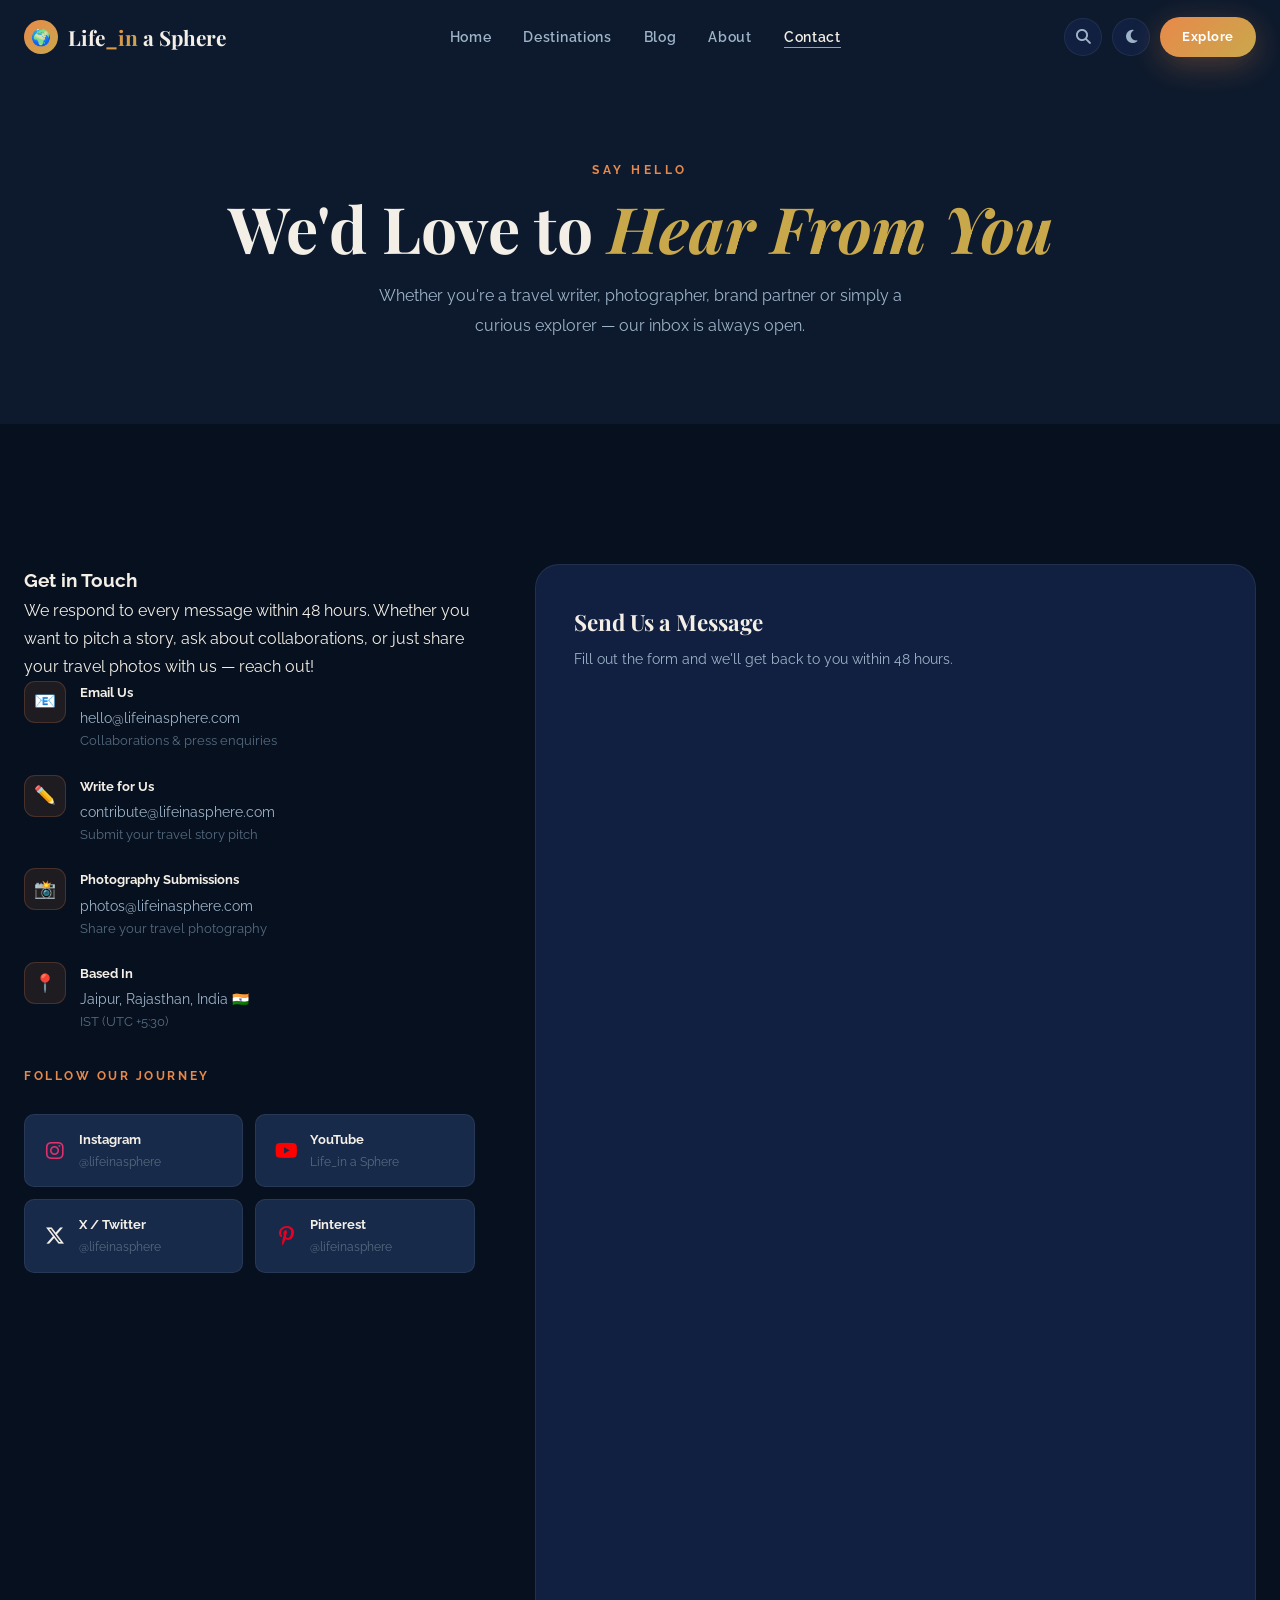
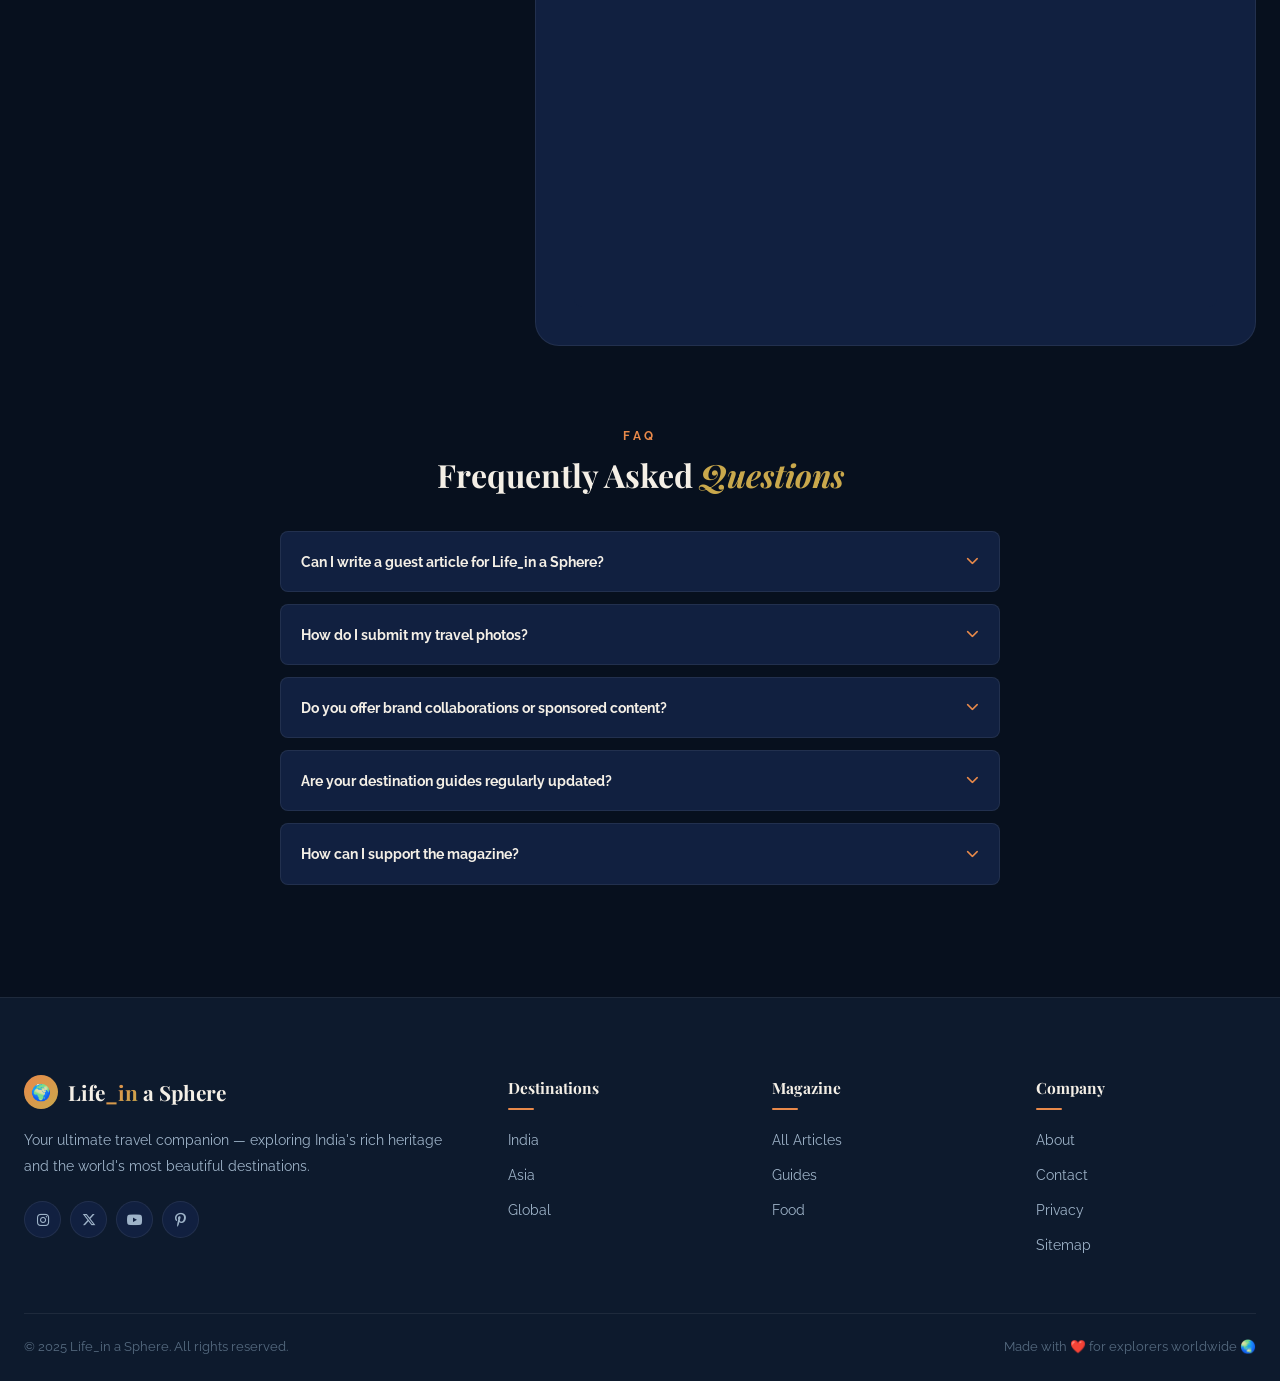
<file: contact.html>
<!DOCTYPE html>
<html lang="en">
<head>
  <meta charset="UTF-8" />
  <meta name="viewport" content="width=device-width, initial-scale=1.0" />
  <title>Contact Us — Life_in a Sphere</title>
  <meta name="description" content="Get in touch with the Life_in a Sphere team for collaboration, travel pitches, advertising or general enquiries." />
  <link rel="stylesheet" href="styles.css" />
  <link rel="stylesheet" href="https://cdnjs.cloudflare.com/ajax/libs/font-awesome/6.5.0/css/all.min.css" />
  <style>
    .contact-pg { padding:80px 0 100px; }
    .success-msg {
      display:none; padding:16px 22px;
      background:rgba(74,180,100,0.12); border:1.5px solid rgba(74,180,100,0.3);
      border-radius:var(--radius-sm); color:#4ab464; font-size:0.88rem;
      margin-bottom:20px;
    }
    .success-msg.show { display:block; }
    /* Social Links Section */
    .soc-grid { display:grid; grid-template-columns:repeat(2,1fr); gap:12px; margin-top:28px; }
    .soc-card {
      display:flex; align-items:center; gap:12px;
      padding:14px 18px; background:var(--bg-hover); border-radius:10px;
      border:1px solid var(--border); cursor:pointer; transition:var(--transition);
    }
    .soc-card:hover { border-color:var(--amber); transform:translateY(-2px); }
    .soc-card i { font-size:1.25rem; width:24px; text-align:center; }
    .soc-card .sc-name { font-size:0.82rem; font-weight:700; color:var(--text-primary); }
    .soc-card .sc-handle { font-size:0.73rem; color:var(--text-muted); }
    /* FAQ */
    .faq-item {
      background:var(--bg-card); border:1px solid var(--border); border-radius:var(--radius-sm);
      overflow:hidden; margin-bottom:12px;
    }
    .faq-q {
      padding:17px 20px; cursor:pointer; display:flex; align-items:center;
      justify-content:space-between; font-weight:700; font-size:0.9rem;
      color:var(--text-primary); user-select:none; transition:color 0.3s;
    }
    .faq-q:hover { color:var(--amber); }
    .faq-q i { transition:transform 0.3s ease; font-size:0.8rem; color:var(--amber); }
    .faq-item.open .faq-q i { transform:rotate(180deg); }
    .faq-a {
      max-height:0; overflow:hidden; transition:max-height 0.4s ease, padding 0.3s;
      padding:0 20px; font-size:0.86rem; color:var(--text-secondary); line-height:1.78;
    }
    .faq-item.open .faq-a { max-height:200px; padding:0 20px 18px; }
    /* Google Form Embed Styles */
    .google-form-container { border-radius:var(--radius-sm); overflow:hidden; background:var(--bg-card); }
    .google-form-container iframe { border:none; }
  </style>
</head>
<body>

<!-- NAVBAR -->
<nav class="navbar" id="navbar">
  <div class="nav-inner">
    <a href="index.html" class="nav-logo"><div class="logo-orb">🌍</div><span>Life<span class="logo-text-accent">_in</span> a Sphere</span></a>
    <ul class="nav-links">
      <li><a href="index.html">Home</a></li>
      <li><a href="destinations.html">Destinations</a></li>
      <li><a href="blog.html">Blog</a></li>
      <li><a href="about.html">About</a></li>
      <li><a href="contact.html" class="active">Contact</a></li>
    </ul>
    <div class="nav-actions">
      <button class="nav-icon-btn" id="searchBtn"><i class="fas fa-search"></i></button>
      <button class="nav-icon-btn" id="themeBtn"><i class="fas fa-moon"></i></button>
      <a href="destinations.html" class="btn btn-primary" style="padding:9px 22px;font-size:0.82rem">Explore</a>
      <button class="hamburger" id="hamburger"><span></span><span></span><span></span></button>
    </div>
  </div>
</nav>
<div class="mobile-menu" id="mobileMenu">
  <a href="index.html">Home</a><a href="destinations.html">Destinations</a>
  <a href="blog.html">Blog</a><a href="about.html">About</a><a href="contact.html">Contact</a>
</div>
<div class="search-overlay" id="searchOverlay">
  <div class="search-box">
    <div class="search-wrap">
      <input class="search-input" id="searchInput" type="text" placeholder="Search destinations…" />
      <button class="search-x" id="searchClose"><i class="fas fa-times"></i></button>
    </div>
  </div>
</div>

<!-- PAGE HERO -->
<section style="padding:160px 0 84px;position:relative;overflow:hidden;background:var(--bg-secondary);text-align:center;">
  <div style="position:absolute;inset:0;background:url('https://images.unsplash.com/photo-1426604966848-d7adac402bff?w=1920&q=40') center/cover;opacity:0.1;"></div>
  <div class="container" style="position:relative;">
    <span class="sec-label">Say Hello</span>
    <h1 class="sec-title" style="font-size:clamp(2.4rem,6vw,4rem);">We'd Love to <em>Hear From You</em></h1>
    <p class="sec-sub" style="margin:0 auto;">Whether you're a travel writer, photographer, brand partner or simply a curious explorer — our inbox is always open.</p>
  </div>
</section>

<!-- CONTACT MAIN -->
<section class="contact-pg">
  <div class="container">
    <div class="contact-grid">

      <!-- Info Column -->
      <div>
        <div class="reveal">
          <h3>Get in Touch</h3>
          <p>We respond to every message within 48 hours. Whether you want to pitch a story, ask about collaborations, or just share your travel photos with us — reach out!</p>
        </div>

        <div class="c-detail reveal delay-1">
          <div class="c-icon">📧</div>
          <div class="c-text">
            <h4>Email Us</h4>
            <p>hello@lifeinasphere.com</p>
            <p style="font-size:0.8rem;color:var(--text-muted);">Collaborations & press enquiries</p>
          </div>
        </div>
        <div class="c-detail reveal delay-1">
          <div class="c-icon">✏️</div>
          <div class="c-text">
            <h4>Write for Us</h4>
            <p>contribute@lifeinasphere.com</p>
            <p style="font-size:0.8rem;color:var(--text-muted);">Submit your travel story pitch</p>
          </div>
        </div>
        <div class="c-detail reveal delay-2">
          <div class="c-icon">📸</div>
          <div class="c-text">
            <h4>Photography Submissions</h4>
            <p>photos@lifeinasphere.com</p>
            <p style="font-size:0.8rem;color:var(--text-muted);">Share your travel photography</p>
          </div>
        </div>
        <div class="c-detail reveal delay-2">
          <div class="c-icon">📍</div>
          <div class="c-text">
            <h4>Based In</h4>
            <p>Jaipur, Rajasthan, India 🇮🇳</p>
            <p style="font-size:0.8rem;color:var(--text-muted);">IST (UTC +5:30)</p>
          </div>
        </div>

        <!-- Social Links -->
        <div class="reveal delay-3" style="margin-top:32px;">
          <p style="font-size:0.72rem;font-weight:700;letter-spacing:0.22em;text-transform:uppercase;color:var(--amber);margin-bottom:14px;">Follow Our Journey</p>
          <div class="soc-grid">
            <a href="#" class="soc-card">
              <i class="fab fa-instagram" style="color:#E1306C;"></i>
              <div><div class="sc-name">Instagram</div><div class="sc-handle">@lifeinasphere</div></div>
            </a>
            <a href="#" class="soc-card">
              <i class="fab fa-youtube" style="color:#FF0000;"></i>
              <div><div class="sc-name">YouTube</div><div class="sc-handle">Life_in a Sphere</div></div>
            </a>
            <a href="#" class="soc-card">
              <i class="fab fa-x-twitter" style="color:var(--text-primary);"></i>
              <div><div class="sc-name">X / Twitter</div><div class="sc-handle">@lifeinasphere</div></div>
            </a>
            <a href="#" class="soc-card">
              <i class="fab fa-pinterest-p" style="color:#E60023;"></i>
              <div><div class="sc-name">Pinterest</div><div class="sc-handle">@lifeinasphere</div></div>
            </a>
          </div>
        </div>

      </div>

      <!-- Contact Form -->
      <div class="reveal delay-1">
        <div class="cf-wrap">
          <h3 style="font-family:var(--font-display);font-size:1.4rem;font-weight:700;color:var(--text-primary);margin-bottom:6px;">Send Us a Message</h3>
          <p style="font-size:0.85rem;color:var(--text-secondary);margin-bottom:26px;">Fill out the form and we'll get back to you within 48 hours.</p>

          <div class="google-form-container">
            <iframe src="https://docs.google.com/forms/d/e/1FAIpQLSfFfMkos8NJD3E4X-GSlkH2CXNM7WqvfzZQxGguJuLFTKDRfw/viewform?embedded=true" width="100%" height="1200" frameborder="0" marginheight="0" marginwidth="0">Loading…</iframe>
          </div>
        </div>
      </div>

    </div><!-- /contact-grid -->

    <!-- FAQ Section -->
    <div style="max-width:720px;margin:80px auto 0;">
      <div class="text-center reveal" style="margin-bottom:36px;">
        <span class="sec-label">FAQ</span>
        <h2 class="sec-title" style="font-size:2rem;">Frequently Asked <em>Questions</em></h2>
      </div>

      <div class="faq-item reveal">
        <div class="faq-q" onclick="toggleFaq(this)">
          Can I write a guest article for Life_in a Sphere? <i class="fas fa-chevron-down"></i>
        </div>
        <div class="faq-a">Yes! We welcome passionate travel writers. Send us a brief pitch (2–3 paragraphs) about your article idea, your bio, and 2–3 sample links to your previous work at contribute@lifeinasphere.com</div>
      </div>
      <div class="faq-item reveal delay-1">
        <div class="faq-q" onclick="toggleFaq(this)">
          How do I submit my travel photos? <i class="fas fa-chevron-down"></i>
        </div>
        <div class="faq-a">We publish reader photography in our Visual Journal section. Email your best 5–10 shots (minimum 2000px wide, JPG/PNG) along with location details and a short caption to photos@lifeinasphere.com</div>
      </div>
      <div class="faq-item reveal delay-2">
        <div class="faq-q" onclick="toggleFaq(this)">
          Do you offer brand collaborations or sponsored content? <i class="fas fa-chevron-down"></i>
        </div>
        <div class="faq-a">Yes, we work with travel brands, hotels, airlines and tourism boards whose values align with authentic, responsible travel. Reach out at hello@lifeinasphere.com with "Collaboration" in the subject line.</div>
      </div>
      <div class="faq-item reveal delay-3">
        <div class="faq-q" onclick="toggleFaq(this)">
          Are your destination guides regularly updated? <i class="fas fa-chevron-down"></i>
        </div>
        <div class="faq-a">We update major destination guides seasonally, especially for information like visa requirements, best travel seasons and pricing. Each guide shows its last-updated date at the top.</div>
      </div>
      <div class="faq-item reveal">
        <div class="faq-q" onclick="toggleFaq(this)">
          How can I support the magazine? <i class="fas fa-chevron-down"></i>
        </div>
        <div class="faq-a">The best support is sharing our articles! You can also subscribe to our newsletter, follow us on social media, and recommend us to fellow travellers. We're an independent magazine powered by our community.</div>
      </div>

    </div>
  </div>
</section>

<!-- FOOTER -->
<footer class="footer">
  <div class="container">
    <div class="footer-grid">
      <div class="footer-brand">
        <a href="index.html" class="nav-logo"><div class="logo-orb">🌍</div><span>Life<span class="logo-text-accent">_in</span> a Sphere</span></a>
        <p>Your ultimate travel companion — exploring India's rich heritage and the world's most beautiful destinations.</p>
        <div class="socials">
          <a href="#" class="soc-link"><i class="fab fa-instagram"></i></a>
          <a href="#" class="soc-link"><i class="fab fa-x-twitter"></i></a>
          <a href="#" class="soc-link"><i class="fab fa-youtube"></i></a>
          <a href="#" class="soc-link"><i class="fab fa-pinterest-p"></i></a>
        </div>
      </div>
      <div class="footer-col"><h4>Destinations</h4><nav class="footer-links"><a href="destinations.html?cat=india">India</a><a href="destinations.html?cat=asia">Asia</a><a href="destinations.html?cat=global">Global</a></nav></div>
      <div class="footer-col"><h4>Magazine</h4><nav class="footer-links"><a href="blog.html">All Articles</a><a href="blog.html?cat=guides">Guides</a><a href="blog.html?cat=food">Food</a></nav></div>
      <div class="footer-col"><h4>Company</h4><nav class="footer-links"><a href="about.html">About</a><a href="contact.html">Contact</a><a href="#">Privacy</a><a href="#">Sitemap</a></nav></div>
    </div>
    <div class="footer-bottom">
      <p>© 2025 Life_in a Sphere. All rights reserved.</p>
      <p>Made with ❤️ for explorers worldwide 🌏</p>
    </div>
  </div>
</footer>

<button class="btt" id="btt"><i class="fas fa-chevron-up"></i></button>
<script src="main.js"></script>
<script>
  function toggleFaq(el) {
    const item = el.closest('.faq-item');
    const isOpen = item.classList.contains('open');
    document.querySelectorAll('.faq-item.open').forEach(i => i.classList.remove('open'));
    if (!isOpen) item.classList.add('open');
  }
</script>
</body>
</html>
</file>
<file: styles.css>
/* =====================================================
   Life_in a Sphere — Travel & Tourism Magazine
   styles.css | Main Stylesheet
   ===================================================== */

/* ── Google Fonts ── */
@import url('https://fonts.googleapis.com/css2?family=Playfair+Display:ital,wght@0,400;0,600;0,700;0,900;1,400;1,700&family=Raleway:wght@300;400;500;600;700;800&display=swap');

/* ── CSS Variables (Dark Mode Default) ── */
:root {
  /* Backgrounds */
  --bg-primary:   #07101E;
  --bg-secondary: #0D1A2D;
  --bg-card:      #112040;
  --bg-hover:     #172A4A;

  /* Text */
  --text-primary:  #F4EFE6;
  --text-secondary:#9EB3C8;
  --text-muted:    #566B80;

  /* Accent Colors */
  --amber:  #E8894A;
  --gold:   #C9A84C;
  --teal:   #4AB4C8;

  /* Borders & Shadows */
  --border:        rgba(255,255,255,0.07);
  --border-accent: rgba(232,137,74,0.3);
  --shadow-sm:     0 4px 16px rgba(0,0,0,0.35);
  --shadow-md:     0 10px 40px rgba(0,0,0,0.45);
  --shadow-lg:     0 24px 70px rgba(0,0,0,0.55);
  --shadow-amber:  0 8px 32px rgba(232,137,74,0.3);

  /* Typography */
  --font-display: 'Playfair Display', Georgia, serif;
  --font-body:    'Raleway', sans-serif;

  /* Layout */
  --nav-h:       74px;
  --radius-sm:   8px;
  --radius-md:   16px;
  --radius-lg:   24px;

  /* Motion */
  --ease:       cubic-bezier(0.25, 0.46, 0.45, 0.94);
  --transition: all 0.35s var(--ease);
}

/* ── Light Mode ── */
body.light-mode {
  --bg-primary:   #F4EFE6;
  --bg-secondary: #EDE5D8;
  --bg-card:      #FFFFFF;
  --bg-hover:     #F0E9DC;
  --text-primary:  #07101E;
  --text-secondary:#3D5068;
  --text-muted:    #7A8FA0;
  --border:        rgba(0,0,0,0.08);
  --border-accent: rgba(201,168,76,0.3);
  --shadow-sm:     0 4px 16px rgba(0,0,0,0.07);
  --shadow-md:     0 10px 40px rgba(0,0,0,0.11);
  --shadow-lg:     0 24px 70px rgba(0,0,0,0.14);
}

/* ── Reset ── */
*, *::before, *::after { margin:0; padding:0; box-sizing:border-box; }
html { scroll-behavior:smooth; font-size:16px; }
body {
  font-family: var(--font-body);
  background: var(--bg-primary);
  color: var(--text-primary);
  line-height: 1.75;
  overflow-x: hidden;
  transition: background 0.4s ease, color 0.4s ease;
}
img { max-width:100%; height:auto; display:block; }
a  { text-decoration:none; color:inherit; transition: var(--transition); }
ul { list-style:none; }
button { cursor:pointer; }

/* ── Scrollbar ── */
::-webkit-scrollbar { width:5px; }
::-webkit-scrollbar-track { background: var(--bg-secondary); }
::-webkit-scrollbar-thumb { background: var(--amber); border-radius:3px; }
::selection { background: rgba(232,137,74,0.25); }

/* =====================================================
   UTILITIES
   ===================================================== */
.container    { max-width:1280px; margin:0 auto; padding:0 24px; }
.section-pad  { padding:100px 0; }
.text-center  { text-align:center; }

/* Section Labels */
.sec-label {
  font-size:0.72rem; font-weight:700; letter-spacing:0.3em;
  text-transform:uppercase; color:var(--amber);
  display:block; margin-bottom:10px;
}
.sec-title {
  font-family: var(--font-display);
  font-size: clamp(1.9rem, 5vw, 3.2rem);
  font-weight:700; line-height:1.2;
  color:var(--text-primary); margin-bottom:14px;
}
.sec-title em { font-style:italic; color:var(--gold); }
.sec-sub {
  font-size:1rem; color:var(--text-secondary);
  max-width:560px; line-height:1.85;
}

/* Section Header Row */
.sec-header {
  display:flex; align-items:flex-end;
  justify-content:space-between;
  margin-bottom:52px; gap:20px; flex-wrap:wrap;
}

/* Buttons */
.btn {
  display:inline-flex; align-items:center; gap:8px;
  padding:13px 30px; border-radius:50px;
  font-family:var(--font-body); font-size:0.88rem;
  font-weight:700; letter-spacing:0.04em;
  border:none; transition:var(--transition);
}
.btn-primary {
  background: linear-gradient(135deg, var(--amber), var(--gold));
  color:#fff; box-shadow: var(--shadow-amber);
}
.btn-primary:hover { transform:translateY(-2px); box-shadow:0 14px 40px rgba(232,137,74,0.45); }

.btn-outline {
  background:transparent; color:var(--text-primary);
  border:1.5px solid var(--border);
}
.btn-outline:hover { border-color:var(--amber); color:var(--amber); background:rgba(232,137,74,0.07); }

.btn-ghost {
  background:rgba(255,255,255,0.1);
  border:1.5px solid rgba(255,255,255,0.18);
  color:#fff; backdrop-filter:blur(12px);
}
.btn-ghost:hover { background:rgba(255,255,255,0.18); }

/* Badges */
.badge {
  display:inline-block; padding:4px 12px; border-radius:50px;
  font-size:0.68rem; font-weight:700; letter-spacing:0.1em; text-transform:uppercase;
}
.badge-amber { background:rgba(232,137,74,0.15); color:var(--amber); border:1px solid rgba(232,137,74,0.3); }
.badge-gold  { background:rgba(201,168,76,0.15); color:var(--gold);  border:1px solid rgba(201,168,76,0.3); }
.badge-teal  { background:rgba(74,180,200,0.15); color:var(--teal);  border:1px solid rgba(74,180,200,0.3); }

/* Star Rating */
.stars { color:var(--gold); font-size:0.82rem; letter-spacing:2px; }

/* =====================================================
   NAVBAR
   ===================================================== */
.navbar {
  position:fixed; top:0; left:0; right:0; z-index:1000;
  height:var(--nav-h); display:flex; align-items:center;
  transition:background 0.4s ease, box-shadow 0.4s ease;
}
.navbar.scrolled {
  background: var(--bg-primary);
  backdrop-filter:blur(24px);
  border-bottom:1px solid var(--border);
  box-shadow: var(--shadow-sm);
}
.nav-inner {
  max-width:1280px; margin:0 auto; padding:0 24px;
  width:100%; display:flex; align-items:center; justify-content:space-between;
}

/* Logo */
.nav-logo {
  display:flex; align-items:center; gap:10px;
  font-family:var(--font-display); font-size:1.3rem; font-weight:700;
  color:var(--text-primary);
}
.logo-orb {
  width:34px; height:34px; border-radius:50%;
  background:linear-gradient(135deg, var(--amber), var(--gold));
  display:flex; align-items:center; justify-content:center;
  font-size:1rem; flex-shrink:0;
}
.logo-text-accent {
  background:linear-gradient(135deg, var(--amber), var(--gold));
  -webkit-background-clip:text; -webkit-text-fill-color:transparent; background-clip:text;
}

/* Nav Links */
.nav-links { display:flex; align-items:center; gap:32px; }
.nav-links a {
  font-size:0.86rem; font-weight:600; letter-spacing:0.05em;
  color:var(--text-secondary); position:relative; padding-bottom:3px;
}
.nav-links a::after {
  content:''; position:absolute; bottom:0; left:0;
  width:0; height:1.5px; background:var(--amber); transition:width 0.3s ease;
}
.nav-links a:hover, .nav-links a.active { color:var(--text-primary); }
.nav-links a:hover::after, .nav-links a.active::after { width:100%; }

/* Nav Action Buttons */
.nav-actions { display:flex; align-items:center; gap:10px; }
.nav-icon-btn {
  width:38px; height:38px; border-radius:50%;
  background:var(--bg-card); border:1px solid var(--border);
  display:flex; align-items:center; justify-content:center;
  font-size:0.95rem; color:var(--text-secondary);
  transition:var(--transition); cursor:pointer;
}
.nav-icon-btn:hover { background:var(--amber); color:#fff; border-color:var(--amber); }

/* Hamburger */
.hamburger {
  display:none; flex-direction:column; gap:5px;
  background:none; border:none; padding:8px; cursor:pointer;
}
.hamburger span {
  display:block; width:22px; height:2px;
  background:var(--text-primary); border-radius:2px; transition:var(--transition);
}
.hamburger.open span:nth-child(1) { transform:translateY(7px) rotate(45deg); }
.hamburger.open span:nth-child(2) { opacity:0; }
.hamburger.open span:nth-child(3) { transform:translateY(-7px) rotate(-45deg); }

/* Mobile Menu */
.mobile-menu {
  position:fixed; top:var(--nav-h); left:0; right:0;
  background:var(--bg-primary); border-bottom:1px solid var(--border);
  padding:20px 24px; z-index:999;
  transform:translateY(-16px); opacity:0; visibility:hidden;
  transition:all 0.3s ease;
}
.mobile-menu.open { transform:translateY(0); opacity:1; visibility:visible; }
.mobile-menu a {
  display:block; padding:13px 0; font-size:1rem; font-weight:600;
  color:var(--text-secondary); border-bottom:1px solid var(--border);
}
.mobile-menu a:last-child { border-bottom:none; }
.mobile-menu a:hover { color:var(--amber); }

/* =====================================================
   SEARCH OVERLAY
   ===================================================== */
.search-overlay {
  position:fixed; inset:0; z-index:2000;
  background:rgba(7,16,30,0.96); backdrop-filter:blur(20px);
  display:flex; align-items:center; justify-content:center; padding:24px;
  opacity:0; visibility:hidden; transition:all 0.3s ease;
}
.search-overlay.open { opacity:1; visibility:visible; }
.search-box { width:100%; max-width:660px; }
.search-wrap { position:relative; margin-bottom:30px; }
.search-input {
  width:100%; background:var(--bg-card);
  border:1.5px solid var(--amber); border-radius:50px;
  padding:18px 56px 18px 26px;
  font-family:var(--font-body); font-size:1.15rem;
  color:var(--text-primary); outline:none;
}
.search-input::placeholder { color:var(--text-muted); }
.search-x {
  position:absolute; right:18px; top:50%; transform:translateY(-50%);
  background:none; border:none; color:var(--text-muted); font-size:1.3rem;
  cursor:pointer; transition:var(--transition);
}
.search-x:hover { color:var(--amber); }
.search-hints p {
  font-size:0.72rem; letter-spacing:0.22em; text-transform:uppercase;
  color:var(--text-muted); margin-bottom:14px;
}
.hint-tags { display:flex; flex-wrap:wrap; gap:8px; }
.hint-tag {
  padding:7px 18px; background:var(--bg-card); border:1px solid var(--border);
  border-radius:50px; font-size:0.82rem; color:var(--text-secondary); cursor:pointer;
  transition:var(--transition);
}
.hint-tag:hover { border-color:var(--amber); color:var(--amber); }

/* =====================================================
   HERO
   ===================================================== */
.hero {
  min-height:100vh; position:relative;
  display:flex; align-items:center; overflow:hidden;
}
.hero-bg {
  position:absolute; inset:0;
  background:url('https://images.unsplash.com/photo-1469854523086-cc02fe5d8800?w=1920&q=80') center/cover no-repeat;
  animation:heroZoom 22s ease-in-out infinite alternate;
}
@keyframes heroZoom { from{transform:scale(1)} to{transform:scale(1.06)} }
.hero-overlay {
  position:absolute; inset:0;
  background:linear-gradient(135deg, rgba(7,16,30,0.88) 0%, rgba(7,16,30,0.6) 55%, rgba(7,16,30,0.35) 100%);
}
.hero-content {
  position:relative; z-index:1;
  max-width:1280px; margin:0 auto;
  padding:calc(var(--nav-h) + 60px) 24px 80px;
  width:100%;
}
.hero-eyebrow {
  display:inline-flex; align-items:center; gap:10px;
  background:rgba(232,137,74,0.13); border:1px solid rgba(232,137,74,0.3);
  border-radius:50px; padding:7px 18px; margin-bottom:26px;
  font-size:0.76rem; font-weight:700; letter-spacing:0.22em;
  text-transform:uppercase; color:var(--amber);
  animation: fadeUp 0.8s ease 0.2s both;
}
.hero-h1 {
  font-family:var(--font-display);
  font-size:clamp(2.8rem, 8.5vw, 6rem);
  font-weight:900; line-height:1.04; color:#fff;
  margin-bottom:24px; animation: fadeUp 0.8s ease 0.4s both;
}
.hero-h1 em {
  font-style:italic;
  background:linear-gradient(135deg, var(--amber), var(--gold));
  -webkit-background-clip:text; -webkit-text-fill-color:transparent; background-clip:text;
}
.hero-sub {
  font-size:clamp(1rem, 2vw, 1.18rem); color:rgba(255,255,255,0.72);
  max-width:550px; line-height:1.85; margin-bottom:40px;
  animation: fadeUp 0.8s ease 0.6s both;
}
.hero-btns { display:flex; gap:14px; flex-wrap:wrap; animation: fadeUp 0.8s ease 0.8s both; }
.hero-stats {
  display:flex; gap:44px; margin-top:72px; flex-wrap:wrap;
  animation: fadeUp 0.8s ease 1s both;
}
.stat-num {
  font-family:var(--font-display); font-size:2.2rem; font-weight:700;
  color:var(--gold); line-height:1;
}
.stat-lbl {
  font-size:0.76rem; color:rgba(255,255,255,0.55);
  letter-spacing:0.1em; text-transform:uppercase; margin-top:3px;
}
.scroll-cue {
  position:absolute; bottom:36px; left:50%; transform:translateX(-50%);
  display:flex; flex-direction:column; align-items:center; gap:7px;
  color:rgba(255,255,255,0.45); font-size:0.7rem; letter-spacing:0.2em; text-transform:uppercase;
  animation: fadeUp 1s ease 1.2s both;
}
.scroll-line {
  width:1px; height:48px;
  background:linear-gradient(to bottom, rgba(255,255,255,0.5), transparent);
  animation: pulse 2.2s ease-in-out infinite;
}
@keyframes pulse { 0%,100%{opacity:1} 50%{opacity:0.25} }

/* =====================================================
   DESTINATION CARDS
   ===================================================== */
/* Featured grid on home page */
.dest-grid-hero {
  display:grid; gap:20px;
  grid-template-columns: 1.55fr 1fr 1fr;
  grid-template-rows: auto auto;
}
.dest-grid-hero .dc:first-child { grid-row:1/3; }
.dest-grid-hero .dc:first-child .dc-img-wrap { height:100%; min-height:570px; }

/* Generic destination card */
.dc {
  position:relative; border-radius:var(--radius-md);
  overflow:hidden; display:block; background:var(--bg-card);
  transition:var(--transition);
}
.dc:hover { transform:translateY(-5px); box-shadow:var(--shadow-md); }
.dc-img-wrap { position:relative; overflow:hidden; height:265px; }
.dc-img {
  width:100%; height:100%; object-fit:cover;
  transition:transform 0.65s var(--ease);
}
.dc:hover .dc-img { transform:scale(1.09); }
.dc-overlay {
  position:absolute; inset:0;
  background:linear-gradient(to top, rgba(0,0,0,0.88) 0%, rgba(0,0,0,0.18) 52%, transparent 100%);
}
.dc-badge { position:absolute; top:14px; left:14px; }
.dc-info { position:absolute; bottom:0; left:0; right:0; padding:22px; }
.dc-country {
  font-size:0.69rem; font-weight:700; letter-spacing:0.22em;
  text-transform:uppercase; color:var(--amber); margin-bottom:3px;
}
.dc-title {
  font-family:var(--font-display); font-size:1.35rem; font-weight:700;
  color:#fff; margin-bottom:7px; line-height:1.2;
}
.dest-grid-hero .dc:first-child .dc-title { font-size:2rem; }
.dc-desc {
  font-size:0.83rem; color:rgba(255,255,255,0.72); line-height:1.65;
  margin-bottom:12px;
  display:-webkit-box; -webkit-line-clamp:2; -webkit-box-orient:vertical; overflow:hidden;
}
.dc-meta { display:flex; align-items:center; justify-content:space-between; }
.dc-rating { display:flex; align-items:center; gap:6px; font-size:0.8rem; color:rgba(255,255,255,0.78); }
.dc-arrow {
  width:34px; height:34px; border-radius:50%;
  background:rgba(232,137,74,0.18); border:1px solid rgba(232,137,74,0.35);
  display:flex; align-items:center; justify-content:center;
  color:var(--amber); font-size:0.85rem; transition:var(--transition);
}
.dc:hover .dc-arrow { background:var(--amber); color:#fff; border-color:var(--amber); }

/* Full destination cards (destinations page) */
.dest-full-card {
  background:var(--bg-card); border-radius:var(--radius-md);
  overflow:hidden; border:1px solid var(--border); transition:var(--transition);
}
.dest-full-card:hover { transform:translateY(-7px); box-shadow:var(--shadow-md); border-color:var(--border-accent); }
.dfc-img-wrap { overflow:hidden; position:relative; height:230px; }
.dfc-img { width:100%; height:100%; object-fit:cover; transition:transform 0.6s ease; }
.dest-full-card:hover .dfc-img { transform:scale(1.08); }
.dfc-body { padding:22px; }
.dfc-cat {
  font-size:0.68rem; font-weight:700; letter-spacing:0.2em;
  text-transform:uppercase; color:var(--amber); margin-bottom:8px;
}
.dfc-title {
  font-family:var(--font-display); font-size:1.25rem; font-weight:700;
  color:var(--text-primary); margin-bottom:8px; line-height:1.3;
}
.dfc-desc {
  font-size:0.86rem; color:var(--text-secondary); line-height:1.72;
  margin-bottom:14px;
  display:-webkit-box; -webkit-line-clamp:3; -webkit-box-orient:vertical; overflow:hidden;
}
.highlights { display:flex; flex-wrap:wrap; gap:6px; margin-bottom:18px; }
.hl-tag {
  padding:3px 10px; background:rgba(201,168,76,0.1);
  border:1px solid rgba(201,168,76,0.2); border-radius:4px;
  font-size:0.7rem; font-weight:600; color:var(--gold);
}
.dfc-footer {
  display:flex; align-items:center; justify-content:space-between;
  padding-top:14px; border-top:1px solid var(--border);
}

/* Destinations Grid */
.destinations-grid {
  display:grid; grid-template-columns:repeat(auto-fill, minmax(310px,1fr)); gap:26px; margin-top:44px;
}

/* =====================================================
   CATEGORY FILTER BAR
   ===================================================== */
.cat-bar { display:flex; gap:9px; flex-wrap:wrap; margin-bottom:44px; }
.cat-btn {
  padding:9px 20px; border-radius:50px; font-size:0.8rem; font-weight:700;
  letter-spacing:0.05em; cursor:pointer; border:1.5px solid var(--border);
  background:transparent; color:var(--text-secondary);
  font-family:var(--font-body); transition:var(--transition);
}
.cat-btn:hover, .cat-btn.active {
  border-color:var(--amber); color:var(--amber); background:rgba(232,137,74,0.08);
}

/* =====================================================
   TREND CARDS
   ===================================================== */
.trend-grid {
  display:grid; grid-template-columns:repeat(auto-fill, minmax(295px,1fr)); gap:22px;
}
.trend-card {
  background:var(--bg-card); border-radius:var(--radius-md);
  overflow:hidden; border:1px solid var(--border);
  transition:var(--transition); display:flex; flex-direction:column;
}
.trend-card:hover { transform:translateY(-6px); box-shadow:var(--shadow-md); border-color:var(--border-accent); }
.tc-img-wrap { overflow:hidden; height:195px; }
.tc-img { width:100%; height:100%; object-fit:cover; transition:transform 0.55s ease; }
.trend-card:hover .tc-img { transform:scale(1.07); }
.tc-body { padding:20px; flex:1; display:flex; flex-direction:column; }
.tc-cat {
  font-size:0.68rem; font-weight:700; letter-spacing:0.2em;
  text-transform:uppercase; color:var(--amber); margin-bottom:9px;
}
.tc-title {
  font-family:var(--font-display); font-size:1.12rem; font-weight:700;
  color:var(--text-primary); line-height:1.3; margin-bottom:9px;
}
.tc-desc {
  font-size:0.84rem; color:var(--text-secondary); line-height:1.72; flex:1;
  display:-webkit-box; -webkit-line-clamp:3; -webkit-box-orient:vertical; overflow:hidden;
}
.tc-foot {
  display:flex; align-items:center; justify-content:space-between;
  margin-top:14px; padding-top:14px; border-top:1px solid var(--border);
}
.tc-rating { display:flex; align-items:center; gap:5px; font-size:0.78rem; color:var(--text-muted); }

/* =====================================================
   BLOG CARDS
   ===================================================== */
/* Featured + Sidebar layout */
.blog-layout { display:grid; grid-template-columns:2fr 1fr; gap:28px; margin-top:44px; }

.blog-feat {
  position:relative; border-radius:var(--radius-lg);
  overflow:hidden; min-height:490px; cursor:pointer; display:block;
}
.blog-feat-img {
  width:100%; height:100%; object-fit:cover;
  position:absolute; inset:0; transition:transform 0.6s ease;
}
.blog-feat:hover .blog-feat-img { transform:scale(1.05); }
.blog-feat-ov {
  position:absolute; inset:0;
  background:linear-gradient(to top, rgba(0,0,0,0.92) 0%, rgba(0,0,0,0.35) 52%, transparent 100%);
}
.blog-feat-body { position:absolute; bottom:0; left:0; right:0; padding:34px; }
.blog-feat-body .bf-title {
  font-family:var(--font-display); font-size:1.75rem; font-weight:700;
  color:#fff; line-height:1.3; margin:10px 0;
}
.blog-feat-body .bf-excerpt { color:rgba(255,255,255,0.72); font-size:0.88rem; line-height:1.7; margin-bottom:18px; }
.blog-feat-body .bf-meta { display:flex; gap:16px; font-size:0.78rem; color:rgba(255,255,255,0.55); }

/* Sidebar list */
.blog-sidebar { display:flex; flex-direction:column; gap:16px; }
.blog-list-card {
  display:flex; gap:14px; padding:14px;
  background:var(--bg-card); border-radius:10px;
  border:1px solid var(--border); cursor:pointer; transition:var(--transition);
}
.blog-list-card:hover { border-color:var(--border-accent); transform:translateX(4px); }
.blc-img { width:76px; height:76px; border-radius:8px; object-fit:cover; flex-shrink:0; }
.blc-cat {
  font-size:0.63rem; font-weight:700; letter-spacing:0.2em;
  text-transform:uppercase; color:var(--amber); margin-bottom:4px;
}
.blc-title {
  font-family:var(--font-display); font-size:0.9rem; font-weight:600;
  color:var(--text-primary); line-height:1.4; margin-bottom:5px;
}
.blc-meta { font-size:0.73rem; color:var(--text-muted); }

/* Blog article card (blog page full list) */
.blog-article {
  display:grid; grid-template-columns:280px 1fr;
  background:var(--bg-card); border-radius:var(--radius-md);
  overflow:hidden; border:1px solid var(--border); transition:var(--transition);
}
.blog-article:hover { border-color:var(--border-accent); transform:translateX(3px); }
.ba-img-wrap { overflow:hidden; }
.ba-img { width:100%; height:100%; min-height:210px; object-fit:cover; transition:transform 0.55s ease; }
.blog-article:hover .ba-img { transform:scale(1.07); }
.ba-body { padding:26px 26px 26px 0; display:flex; flex-direction:column; }
.ba-cat { font-size:0.68rem; font-weight:700; letter-spacing:0.2em; text-transform:uppercase; color:var(--amber); margin-bottom:8px; }
.ba-title {
  font-family:var(--font-display); font-size:1.28rem; font-weight:700;
  color:var(--text-primary); line-height:1.3; margin-bottom:10px; transition:color 0.3s;
}
.blog-article:hover .ba-title { color:var(--amber); }
.ba-excerpt {
  font-size:0.86rem; color:var(--text-secondary); line-height:1.72; flex:1;
  display:-webkit-box; -webkit-line-clamp:3; -webkit-box-orient:vertical; overflow:hidden;
  margin-bottom:14px;
}
.ba-meta { display:flex; align-items:center; gap:14px; font-size:0.78rem; color:var(--text-muted); }

/* Blog main+sidebar layout */
.blog-page-grid { display:grid; grid-template-columns:2fr 1fr; gap:44px; margin-top:44px; }
.blog-main-list { display:flex; flex-direction:column; gap:28px; }

/* Blog sidebar widgets */
.widget {
  background:var(--bg-card); border-radius:var(--radius-md);
  padding:26px; border:1px solid var(--border); margin-bottom:24px;
}
.widget h3 {
  font-family:var(--font-display); font-size:1.05rem; font-weight:700;
  color:var(--text-primary); margin-bottom:18px;
  padding-bottom:10px; border-bottom:1px solid var(--border);
}
.popular-item {
  display:flex; gap:12px; padding:11px 0;
  border-bottom:1px solid var(--border); cursor:pointer; transition:var(--transition);
}
.popular-item:last-child { border-bottom:none; }
.popular-item:hover .pop-title { color:var(--amber); }
.pop-img { width:60px; height:60px; border-radius:7px; object-fit:cover; flex-shrink:0; }
.pop-title {
  font-family:var(--font-display); font-size:0.87rem; font-weight:600;
  color:var(--text-primary); line-height:1.4; margin-bottom:3px; transition:color 0.3s;
}
.pop-meta { font-size:0.72rem; color:var(--text-muted); }
.tags-cloud { display:flex; flex-wrap:wrap; gap:7px; }
.tag {
  padding:5px 13px; background:var(--bg-hover); border:1px solid var(--border);
  border-radius:4px; font-size:0.76rem; color:var(--text-secondary); cursor:pointer; transition:var(--transition);
}
.tag:hover { background:rgba(232,137,74,0.1); border-color:var(--amber); color:var(--amber); }

/* =====================================================
   GALLERY
   ===================================================== */
.gallery-grid {
  display:grid;
  grid-template-columns:repeat(4,1fr);
  grid-template-rows:repeat(2,195px);
  gap:10px; margin-top:44px;
}
.gallery-grid .gi:first-child { grid-column:1/3; grid-row:1/3; }
.gi { border-radius:var(--radius-sm); overflow:hidden; cursor:pointer; position:relative; }
.gi img { width:100%; height:100%; object-fit:cover; transition:transform 0.5s ease; }
.gi:hover img { transform:scale(1.08); }
.gi-ov {
  position:absolute; inset:0; background:rgba(0,0,0,0.38);
  display:flex; align-items:center; justify-content:center;
  opacity:0; transition:opacity 0.3s ease; font-size:1.4rem; color:#fff;
}
.gi:hover .gi-ov { opacity:1; }

/* =====================================================
   NEWSLETTER
   ===================================================== */
.newsletter-sec {
  padding:100px 0;
  background:linear-gradient(135deg, #0D2040 0%, #07101E 100%);
  position:relative; overflow:hidden;
}
.newsletter-sec::before {
  content:'✈'; position:absolute; font-size:280px;
  color:rgba(255,255,255,0.02); right:-30px; top:-40px; line-height:1;
}
.newsletter-inner { max-width:620px; margin:0 auto; text-align:center; }
.newsletter-inner .sec-title { color:#fff; }
.newsletter-inner .sec-sub { color:rgba(255,255,255,0.6); margin:0 auto 36px; }
.nl-form { display:flex; gap:10px; max-width:480px; margin:0 auto; }
.nl-input {
  flex:1; background:rgba(255,255,255,0.08); border:1.5px solid rgba(255,255,255,0.14);
  border-radius:50px; padding:13px 22px;
  font-family:var(--font-body); font-size:0.88rem; color:#fff; outline:none;
  transition:border-color 0.3s;
}
.nl-input::placeholder { color:rgba(255,255,255,0.4); }
.nl-input:focus { border-color:var(--amber); }

/* =====================================================
   PAGE HERO (inner pages)
   ===================================================== */
.page-hero {
  padding:160px 0 84px; position:relative; overflow:hidden;
  background:var(--bg-secondary);
}
.page-hero-bg {
  position:absolute; inset:0;
  background:var(--bg-img, url('https://images.unsplash.com/photo-1538970272646-f61fabb3a8a2?w=1920&q=60')) center/cover;
  opacity:0.12;
}
.page-hero .breadcrumb {
  display:flex; gap:7px; align-items:center;
  font-size:0.8rem; color:var(--text-muted); margin-bottom:22px;
}
.page-hero .breadcrumb a:hover { color:var(--amber); }
.page-hero .sec-title { font-size:clamp(2.4rem,6vw,4.4rem); }

/* =====================================================
   ABOUT PAGE
   ===================================================== */
.about-intro-grid {
  display:grid; grid-template-columns:1fr 1fr; gap:80px; align-items:center; padding:100px 0;
}
.about-img-mosaic { display:grid; grid-template-columns:1fr 1fr; grid-template-rows:195px 195px; gap:14px; }
.about-img-mosaic img { width:100%; height:100%; object-fit:cover; border-radius:var(--radius-sm); }
.about-img-mosaic img:first-child { grid-row:1/3; height:100%; }
.values-grid { display:grid; grid-template-columns:repeat(3,1fr); gap:22px; margin-top:44px; }
.val-card {
  background:var(--bg-card); border-radius:var(--radius-md);
  padding:30px; border:1px solid var(--border); text-align:center; transition:var(--transition);
}
.val-card:hover { transform:translateY(-6px); border-color:var(--border-accent); box-shadow:var(--shadow-md); }
.val-icon { font-size:2.4rem; margin-bottom:14px; display:block; }
.val-title { font-family:var(--font-display); font-size:1.05rem; font-weight:700; color:var(--text-primary); margin-bottom:8px; }
.val-desc { font-size:0.85rem; color:var(--text-secondary); line-height:1.72; }

/* Team Grid */
.team-grid { display:grid; grid-template-columns:repeat(auto-fill,minmax(240px,1fr)); gap:24px; margin-top:44px; }
.team-card { background:var(--bg-card); border-radius:var(--radius-md); overflow:hidden; border:1px solid var(--border); text-align:center; transition:var(--transition); }
.team-card:hover { transform:translateY(-5px); box-shadow:var(--shadow-md); }
.team-img { width:100%; height:200px; object-fit:cover; }
.team-body { padding:20px; }
.team-name { font-family:var(--font-display); font-size:1.1rem; font-weight:700; color:var(--text-primary); margin-bottom:4px; }
.team-role { font-size:0.8rem; color:var(--amber); font-weight:600; letter-spacing:0.1em; text-transform:uppercase; margin-bottom:10px; }
.team-bio { font-size:0.84rem; color:var(--text-secondary); line-height:1.65; }

/* =====================================================
   CONTACT PAGE
   ===================================================== */
.contact-grid { display:grid; grid-template-columns:1fr 1.6fr; gap:60px; margin-top:60px; }
.contact-info h3 { font-family:var(--font-display); font-size:1.75rem; font-weight:700; color:var(--text-primary); margin-bottom:14px; }
.contact-info > p { color:var(--text-secondary); line-height:1.8; margin-bottom:36px; }
.c-detail { display:flex; align-items:flex-start; gap:14px; margin-bottom:22px; }
.c-icon {
  width:42px; height:42px; border-radius:11px;
  background:rgba(232,137,74,0.1); border:1px solid rgba(232,137,74,0.2);
  display:flex; align-items:center; justify-content:center;
  font-size:1.1rem; flex-shrink:0;
}
.c-text h4 { font-weight:700; font-size:0.83rem; color:var(--text-primary); margin-bottom:2px; }
.c-text p { font-size:0.86rem; color:var(--text-secondary); }

/* Contact Form */
.cf-wrap { background:var(--bg-card); border-radius:var(--radius-lg); padding:38px; border:1px solid var(--border); }
.form-row { display:grid; grid-template-columns:1fr 1fr; gap:18px; }
.form-group { margin-bottom:18px; }
.form-group label {
  display:block; font-size:0.78rem; font-weight:700;
  letter-spacing:0.08em; text-transform:uppercase; color:var(--text-secondary); margin-bottom:7px;
}
.form-ctrl {
  width:100%; background:var(--bg-hover); border:1.5px solid var(--border);
  border-radius:var(--radius-sm); padding:13px 16px;
  font-family:var(--font-body); font-size:0.88rem;
  color:var(--text-primary); outline:none; transition:border-color 0.3s;
}
.form-ctrl:focus { border-color:var(--amber); }
.form-ctrl::placeholder { color:var(--text-muted); }
textarea.form-ctrl { min-height:135px; resize:vertical; }
select.form-ctrl { appearance:none; }

/* =====================================================
   FOOTER
   ===================================================== */
.footer { background:var(--bg-secondary); border-top:1px solid var(--border); padding:76px 0 0; }
.footer-grid { display:grid; grid-template-columns:2fr 1fr 1fr 1fr; gap:44px; margin-bottom:56px; }
.footer-brand .nav-logo { margin-bottom:18px; }
.footer-brand p { font-size:0.88rem; color:var(--text-secondary); line-height:1.82; margin-bottom:22px; }
.socials { display:flex; gap:9px; }
.soc-link {
  width:37px; height:37px; border-radius:50%;
  background:var(--bg-card); border:1px solid var(--border);
  display:flex; align-items:center; justify-content:center;
  font-size:0.88rem; color:var(--text-secondary); transition:var(--transition);
}
.soc-link:hover { background:var(--amber); color:#fff; border-color:var(--amber); transform:translateY(-2px); }
.footer-col h4 {
  font-family:var(--font-display); font-size:0.97rem; font-weight:700;
  color:var(--text-primary); margin-bottom:18px;
  padding-bottom:9px; position:relative;
}
.footer-col h4::after {
  content:''; position:absolute; bottom:0; left:0;
  width:26px; height:2px; background:var(--amber); border-radius:2px;
}
.footer-links { display:flex; flex-direction:column; gap:11px; }
.footer-links a { font-size:0.86rem; color:var(--text-secondary); transition:var(--transition); }
.footer-links a:hover { color:var(--amber); padding-left:5px; }
.footer-bottom {
  border-top:1px solid var(--border); padding:22px 0;
  display:flex; align-items:center; justify-content:space-between; flex-wrap:wrap; gap:10px;
}
.footer-bottom p { font-size:0.8rem; color:var(--text-muted); }

/* =====================================================
   BACK TO TOP
   ===================================================== */
.btt {
  position:fixed; bottom:30px; right:30px; width:44px; height:44px;
  border-radius:50%;
  background:linear-gradient(135deg, var(--amber), var(--gold));
  color:#fff; display:flex; align-items:center; justify-content:center;
  border:none; font-size:1.05rem; box-shadow:var(--shadow-amber);
  opacity:0; visibility:hidden; transform:translateY(14px);
  transition:var(--transition); z-index:500; cursor:pointer;
}
.btt.show { opacity:1; visibility:visible; transform:translateY(0); }
.btt:hover { transform:translateY(-3px); box-shadow:0 14px 32px rgba(232,137,74,0.5); }

/* =====================================================
   ANIMATIONS & SCROLL REVEAL
   ===================================================== */
@keyframes fadeUp   { from{opacity:0;transform:translateY(28px)} to{opacity:1;transform:translateY(0)} }
@keyframes fadeIn   { from{opacity:0} to{opacity:1} }
@keyframes fadeDown { from{opacity:0;transform:translateY(-20px)} to{opacity:1;transform:translateY(0)} }

.reveal { opacity:0; transform:translateY(38px); transition:opacity 0.7s ease, transform 0.7s ease; }
.reveal.shown { opacity:1; transform:translateY(0); }
.delay-1 { transition-delay:0.1s; }
.delay-2 { transition-delay:0.2s; }
.delay-3 { transition-delay:0.3s; }
.delay-4 { transition-delay:0.4s; }

/* Shimmer placeholder */
.shimmer {
  background:linear-gradient(90deg, var(--bg-card) 25%, var(--bg-hover) 50%, var(--bg-card) 75%);
  background-size:200% 100%;
  animation:shimmer 1.6s infinite;
}
@keyframes shimmer { 0%{background-position:200% 0} 100%{background-position:-200% 0} }

/* =====================================================
   RESPONSIVE
   ===================================================== */
@media(max-width:1024px) {
  .dest-grid-hero { grid-template-columns:1fr 1fr; }
  .dest-grid-hero .dc:first-child { grid-column:1/3; grid-row:1/2; }
  .dest-grid-hero .dc:first-child .dc-img-wrap { min-height:380px; }
  .blog-layout { grid-template-columns:1fr; }
  .blog-page-grid { grid-template-columns:1fr; }
  .about-intro-grid { grid-template-columns:1fr; gap:48px; }
  .values-grid { grid-template-columns:1fr 1fr; }
  .contact-grid { grid-template-columns:1fr; }
  .footer-grid { grid-template-columns:1fr 1fr; gap:28px; }
  .gallery-grid { grid-template-columns:repeat(3,1fr); grid-template-rows:repeat(2,170px); }
  .gallery-grid .gi:first-child { grid-column:1/2; grid-row:1/2; }
}
@media(max-width:768px) {
  .nav-links { display:none; }
  .hamburger { display:flex; }
  .sec-header { flex-direction:column; align-items:flex-start; }
  .dest-grid-hero { grid-template-columns:1fr; }
  .dest-grid-hero .dc:first-child { grid-column:1; grid-row:1; }
  .blog-article { grid-template-columns:1fr; }
  .ba-img { height:220px; }
  .ba-body { padding:20px; }
  .footer-grid { grid-template-columns:1fr; gap:26px; }
  .nl-form { flex-direction:column; }
  .form-row { grid-template-columns:1fr; }
  .hero-stats { gap:22px; }
  .gallery-grid { grid-template-columns:1fr 1fr; grid-template-rows:auto; }
  .gallery-grid .gi:first-child { grid-column:1/3; }
  .values-grid { grid-template-columns:1fr; }
  .team-grid { grid-template-columns:1fr 1fr; }
}
@media(max-width:480px) {
  .container { padding:0 16px; }
  .section-pad { padding:72px 0; }
  .hero-h1 { font-size:2.5rem; }
  .hero-btns { gap:9px; }
  .btn { padding:11px 22px; font-size:0.83rem; }
  .trend-grid { grid-template-columns:1fr; }
  .destinations-grid { grid-template-columns:1fr; }
  .gallery-grid { grid-template-columns:1fr; }
  .gallery-grid .gi:first-child { grid-column:1; }
  .btt { bottom:18px; right:18px; }
  .team-grid { grid-template-columns:1fr; }
}
</file>
